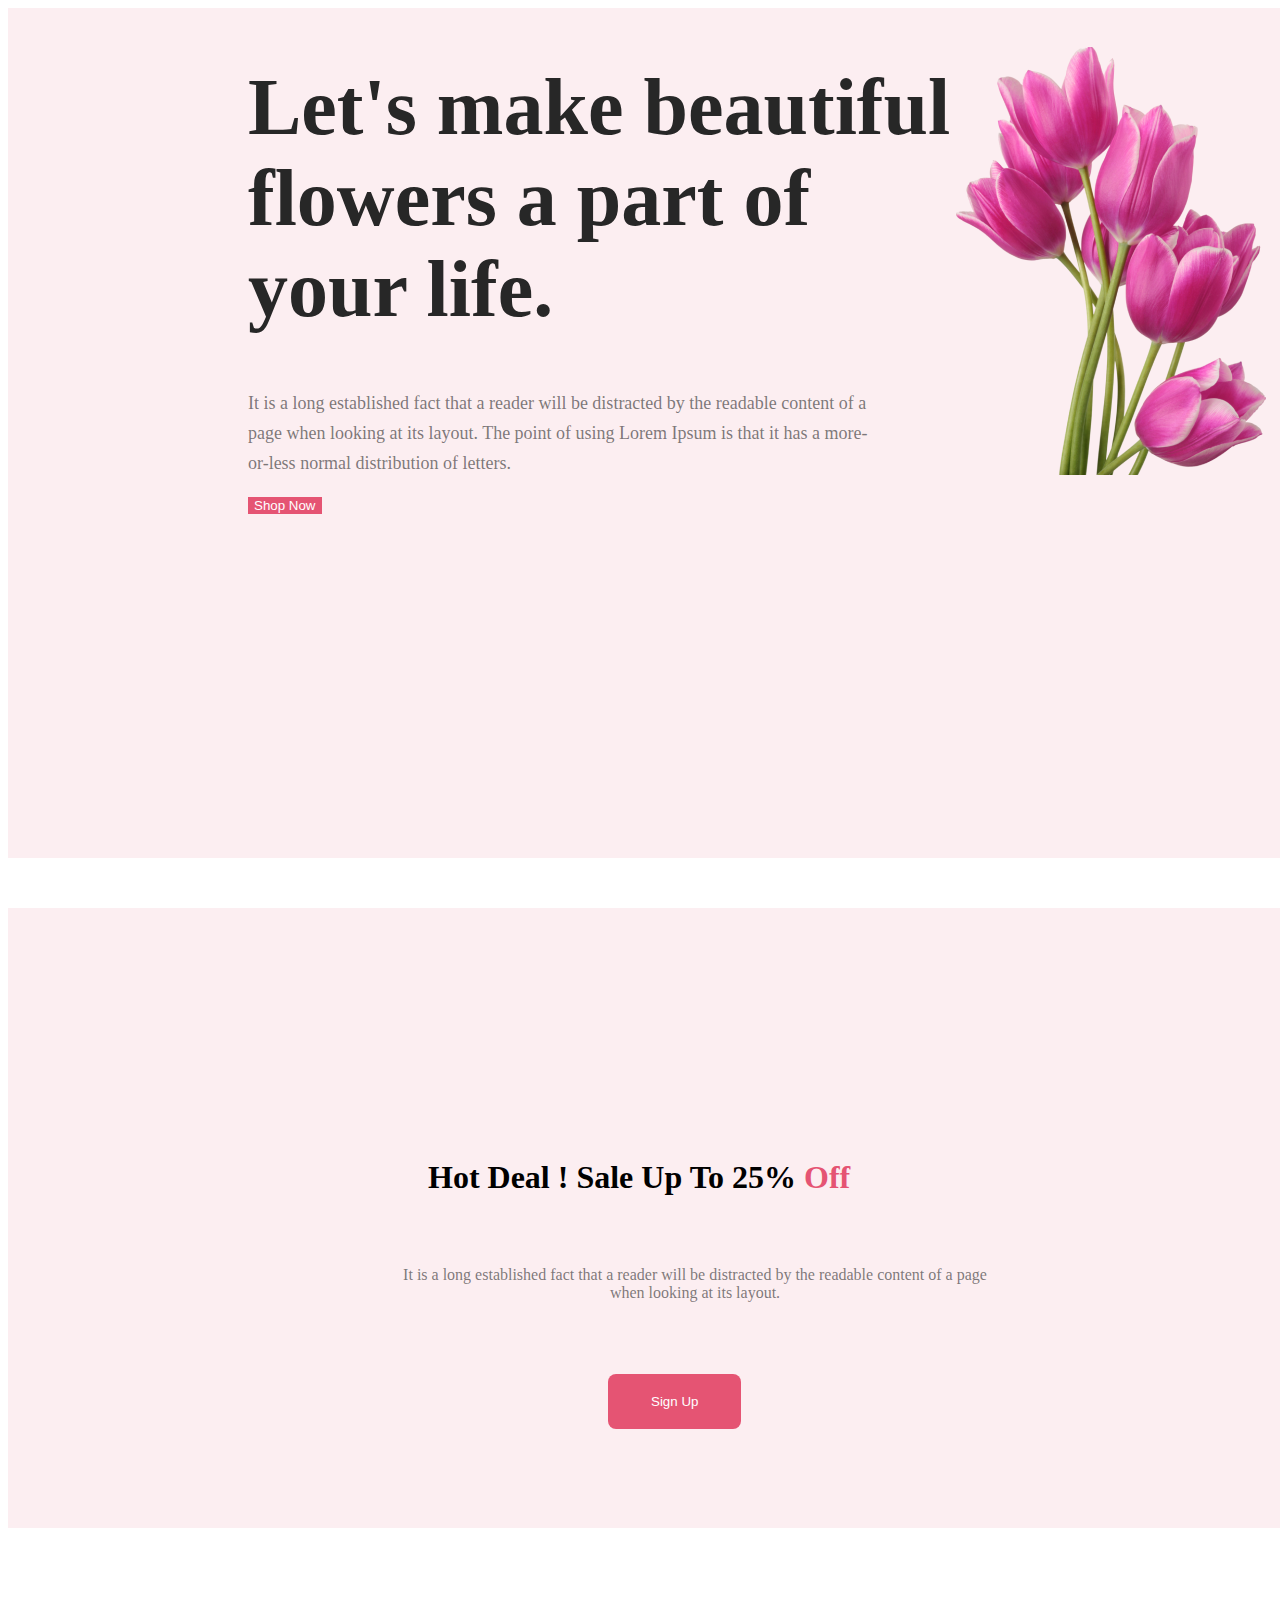
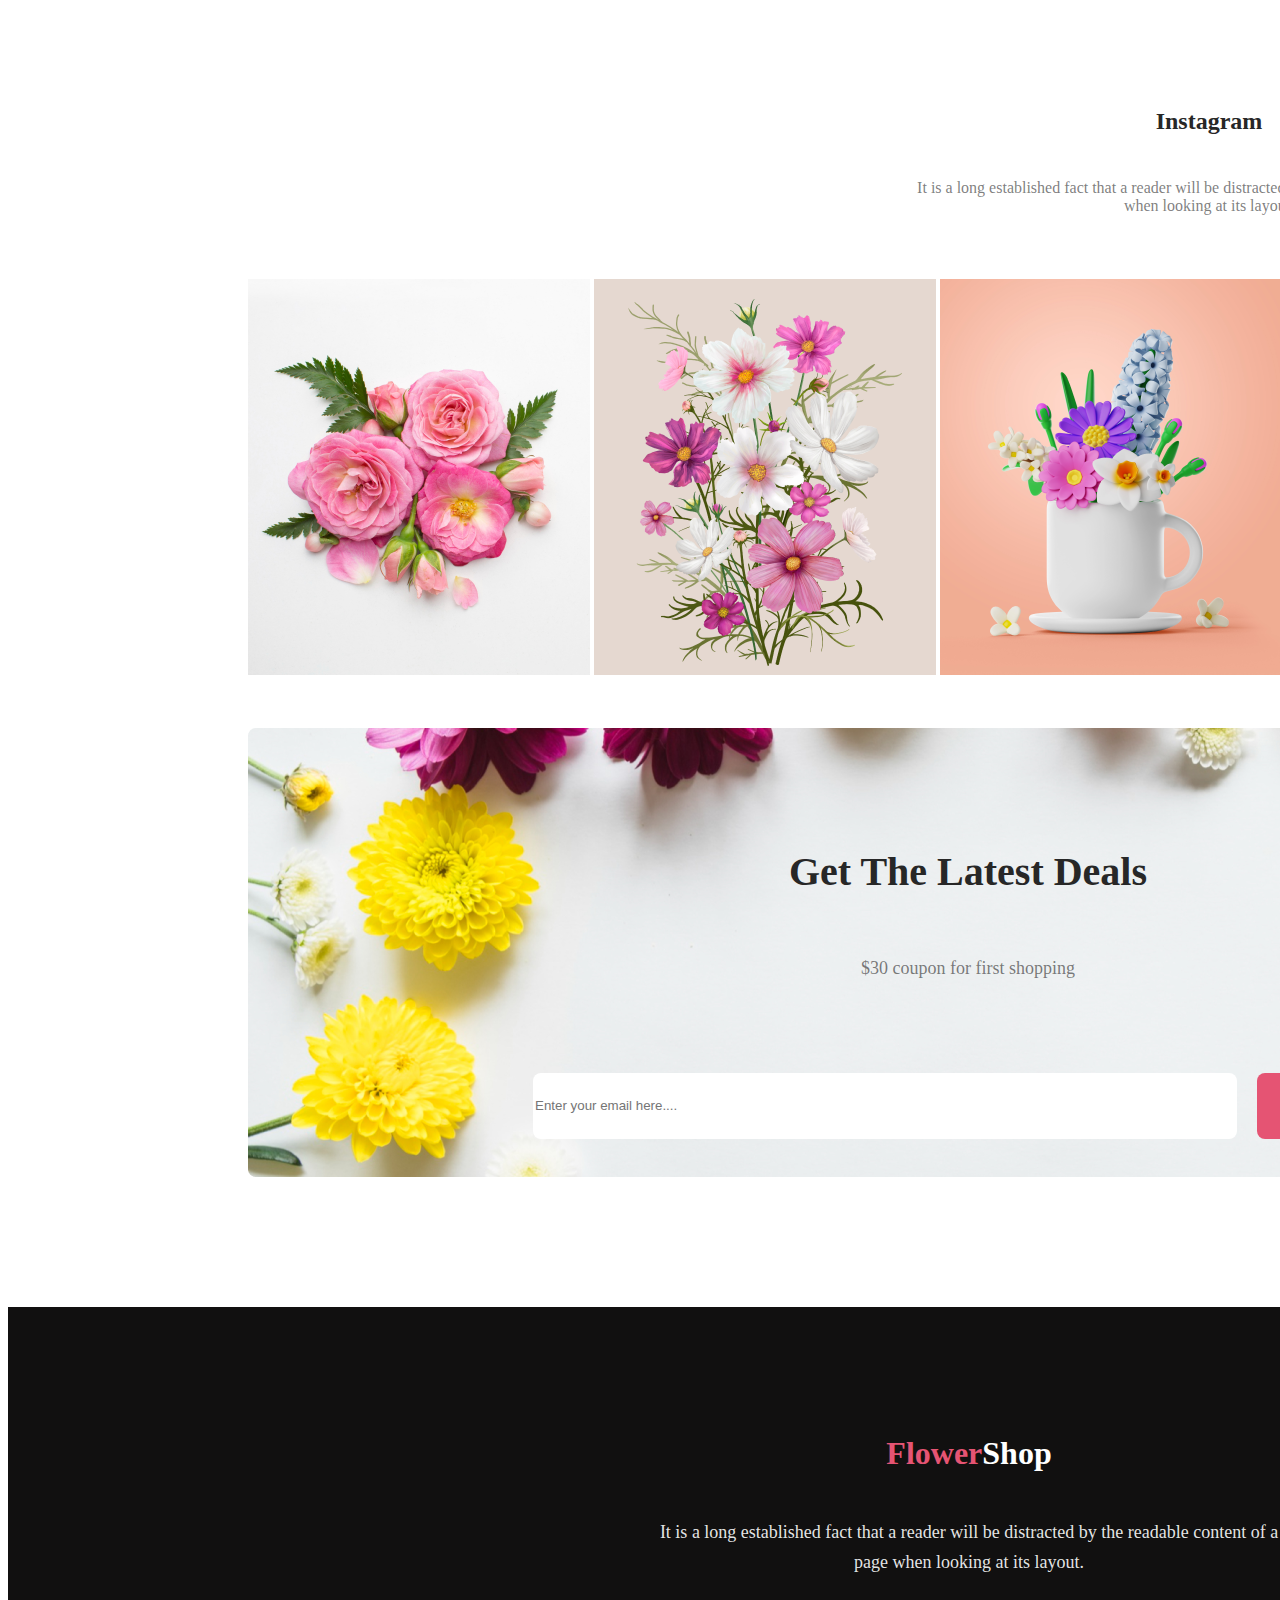
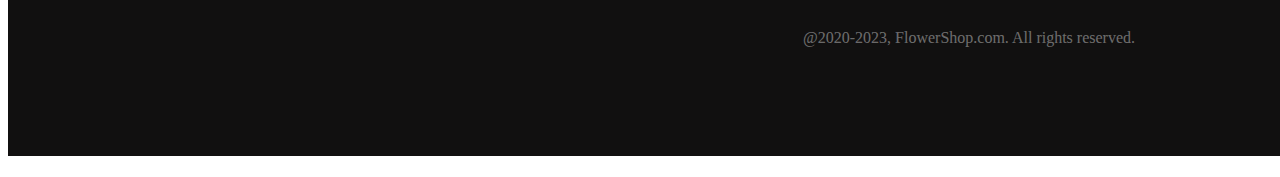
<file: assignment-1/index.html>
<!DOCTYPE html>
<html lang="en">

<head>
    <meta charset="UTF-8">
    <meta name="viewport" content="width=device-width, initial-scale=1.0">
    <title>Document</title>
    <link rel="stylesheet" href="styles/folio.css">
</head>

<body>
    <header>
        <div class="banner">
            <div>
                <h1 class="banner-title">Let's make beautiful flowers a part of your life.</h1>
                <p class="banner-description">It is a long established fact that a reader will be distracted by the
                    readable content of a
                    page when looking at its layout. The point of using
                    Lorem Ipsum is that it has a more-or-less normal distribution of letters.</p>
                <button class="btn-primary">Shop Now</button>
            </div>
            <img src="Flower Asset/pngwing 6.png" alt="" class="front-pic">
        </div>

    </header>
    <main>
        <section class="main-section">
            <div class="discout">
                <div class="discount-title">
                    <h1 class="hot-deal">Hot Deal ! Sale Up To 25% <span>Off</span></h1>
                </div>
                <p class="discount-description">It is a long established fact that a reader will
                    be distracted by the
                    readable content of a page when looking at its layout.</p>
                <div class="btn-2">
                    <button class="btn-sign">Sign Up</button>
                </div>
            </div>
            <img src="Flower Asset/pngwing 8.png" alt="" class="main-pic">
        </section>
        <section class="instragram">
            <h2 class="ins-title">Instagram</h2>
            <p class="instragram-description">It is a long established fact that a reader will be
                distracted by the readable content of a page when looking at its layout.</p>
            <div class="flower">
                <img src="Flower Asset/Flower 01.png" alt="">
                <img src="Flower Asset/Rectangle 4.png" alt="">
                <img src="Flower Asset/Rectangle 5.png" alt="">
                <img src="Flower Asset/Rectangle 6.png" alt="">

            </div>
        </section>
        <section class="discount">
            <div class="deals">
                <h3 class="letest-deals">Get The Latest Deals</h3>
                <h6 class="leatest-discount-rate">$30 coupon for first shopping</h6>
            </div>
            <form>
                <input type="email" name="" placeholder="Enter your email here...." id="">
                <input class="btn-primary" type="subscribe" value="Subscribe">
            </form>
        </section>

    </main>
    <footer>
        <h1 class="footer-title"> <span>Flower</span>Shop</h1>
        <p class="footer-description">It is a long established fact that a reader will be
            distracted by the readable content of a page when looking at its layout.</p>
        <h4 class="footer-legal">@2020-2023, FlowerShop.com. All rights reserved. </h4>

    </footer>
</body>

</html>
</file>
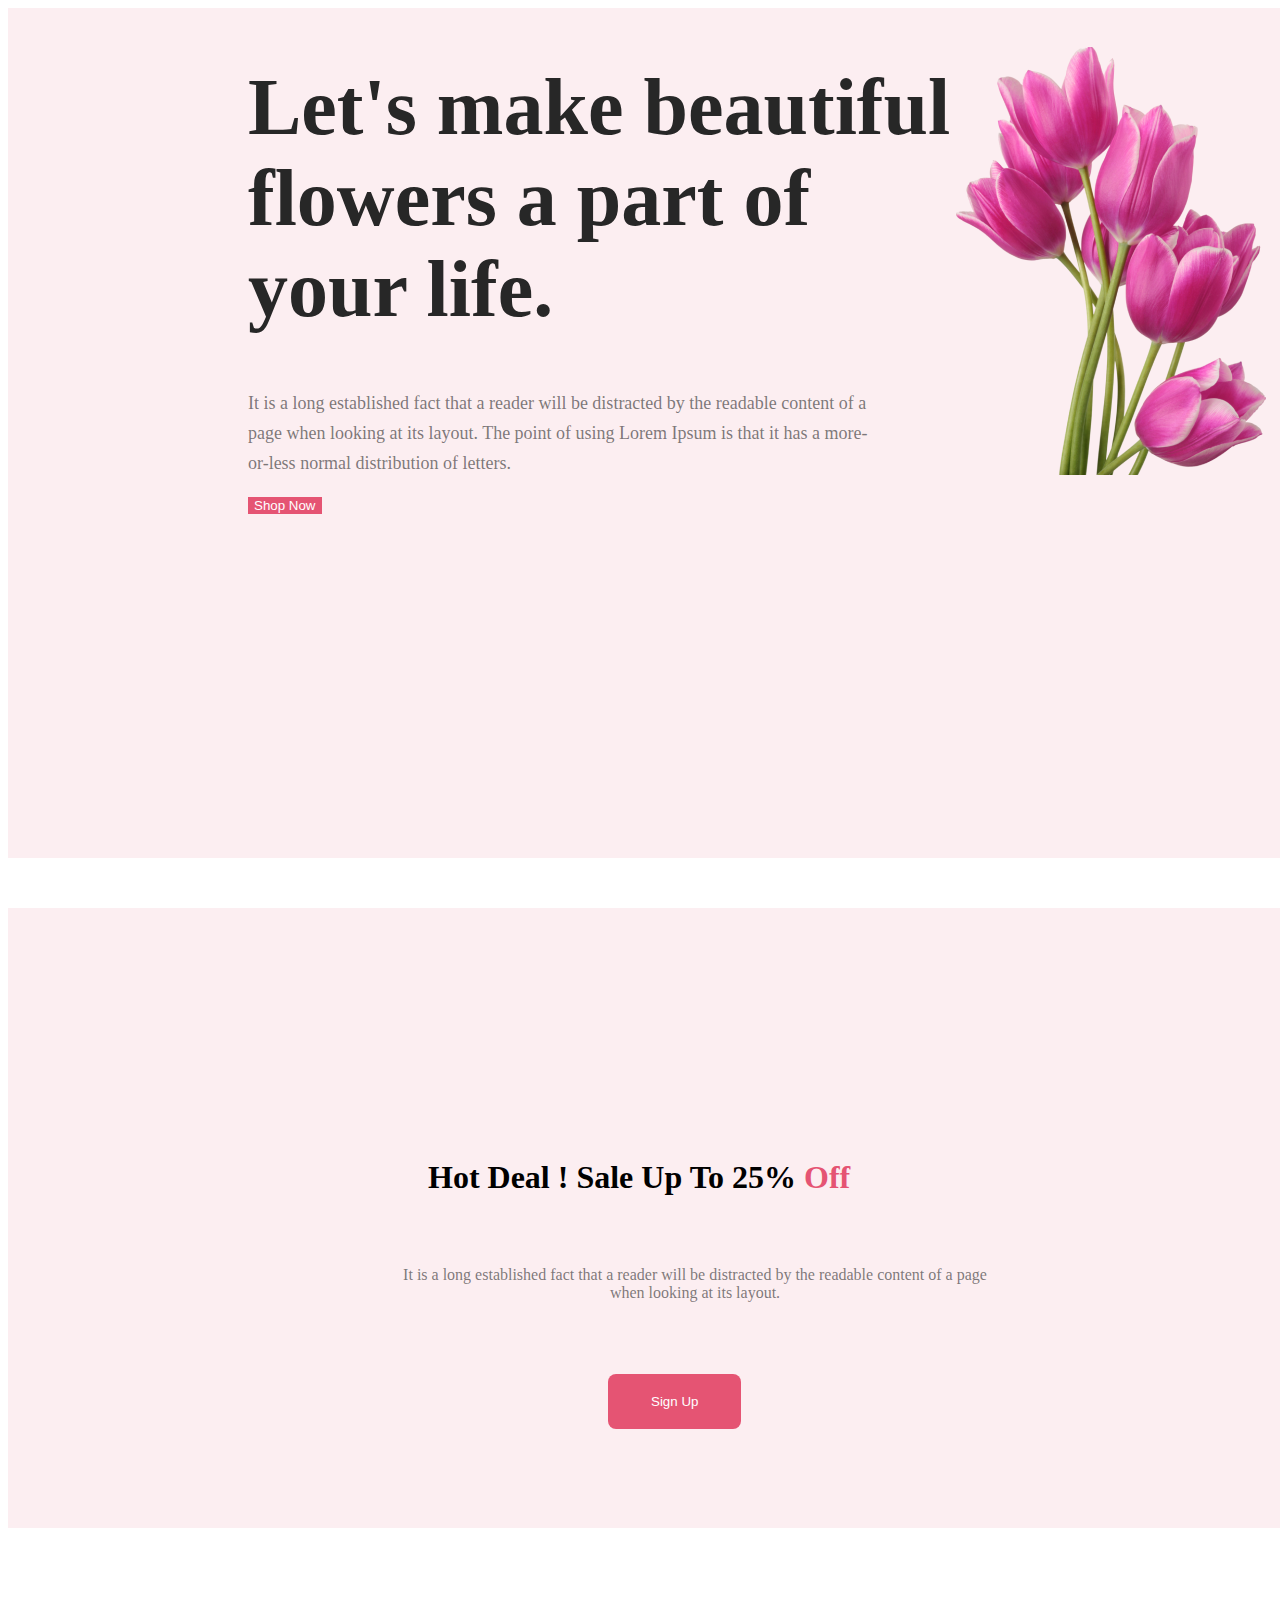
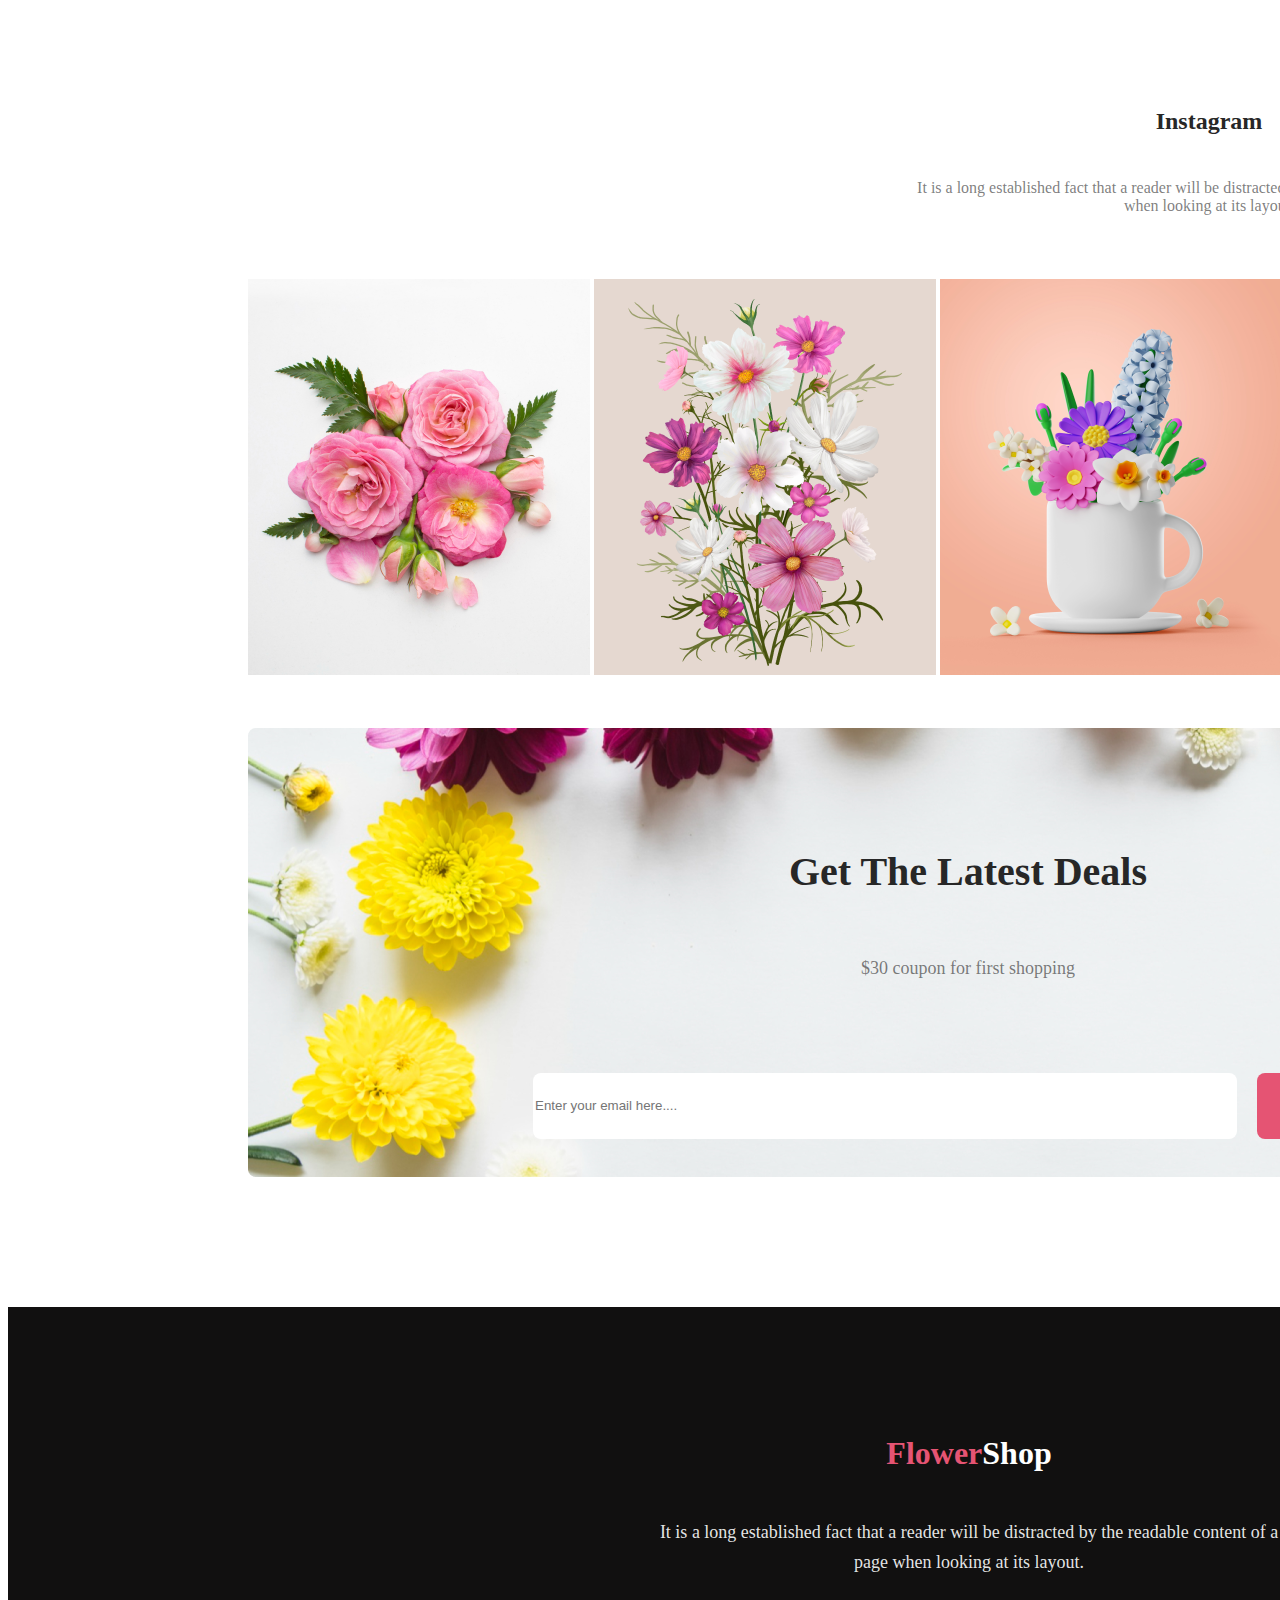
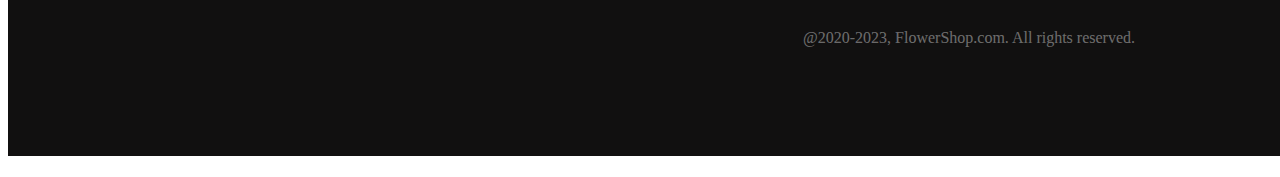
<file: flower-shop-assignment/index.html>
<!DOCTYPE html>
<html lang="en">

<head>
    <meta charset="UTF-8">
    <meta name="viewport" content="width=device-width, initial-scale=1.0">
    <title>Document</title>
    <link rel="stylesheet" href="styles/protfolio.css">
</head>

<body>
    <header>
        <div class="banner">
            <div>
                <h1 class="banner-title">Let's make beautiful flowers a part of your life.</h1>
                <p class="banner-description">It is a long established fact that a reader will be distracted by the
                    readable content of a
                    page when looking at its layout. The point of using
                    Lorem Ipsum is that it has a more-or-less normal distribution of letters.</p>
                <button class="btn-primary">Shop Now</button>
            </div>
            <img src="Flower Asset/pngwing 6.png" alt="" class="front-pic">
        </div>

    </header>
    <main>
        <section class="main-section">
            <div class="discout">
                <div class="discount-title">
                    <h1 class="hot-deal">Hot Deal ! Sale Up To 25% <span>Off</span></h1>
                </div>
                <p class="discount-description">It is a long established fact that a reader will
                    be distracted by the
                    readable content of a page when looking at its layout.</p>
                <div class="btn-2">
                    <button class="btn-sign">Sign Up</button>
                </div>
            </div>
            <img src="Flower Asset/pngwing 8.png" alt="" class="main-pic">
        </section>
        <section class="instragram">
            <h2 class="ins-title">Instagram</h2>
            <p class="instragram-description">It is a long established fact that a reader will be
                distracted by the readable content of a page when looking at its layout.</p>
            <div class="flower">
                <img src="Flower Asset/Flower 01.png" alt="">
                <img src="Flower Asset/Rectangle 4.png" alt="">
                <img src="Flower Asset/Rectangle 5.png" alt="">
                <img src="Flower Asset/Rectangle 6.png" alt="">

            </div>
        </section>
        <section class="discount">
            <div class="deals">
                <h3 class="letest-deals">Get The Latest Deals</h3>
                <h6 class="leatest-discount-rate">$30 coupon for first shopping</h6>
            </div>
            <form>
                <input type="email" name="" placeholder="Enter your email here...." id="">
                <input class="btn-primary" type="subscribe" value="Subscribe">
            </form>
        </section>

    </main>
    <footer>
        <h1 class="footer-title"> <span>Flower</span>Shop</h1>
        <p class="footer-description">It is a long established fact that a reader will be
            distracted by the readable content of a page when looking at its layout.</p>
        <h4 class="footer-legal">@2020-2023, FlowerShop.com. All rights reserved. </h4>

    </footer>
</body>

</html>
</file>
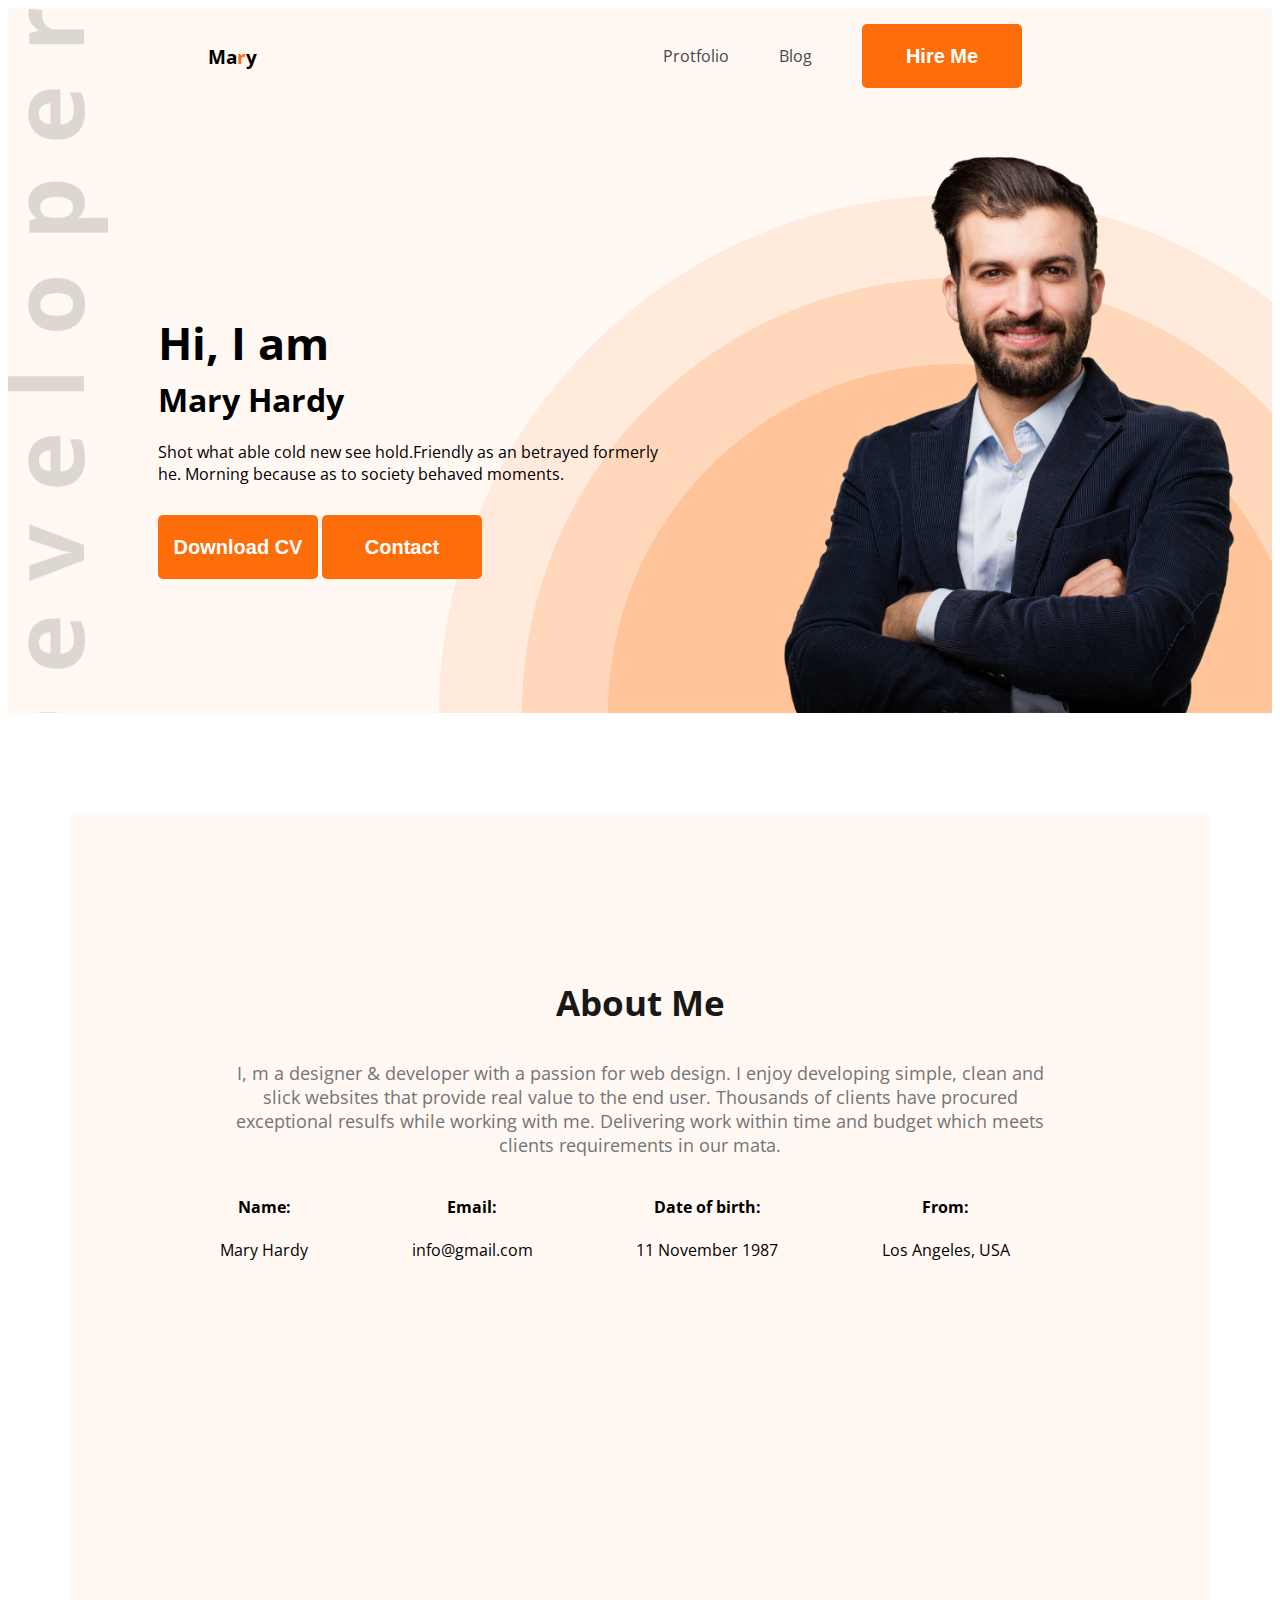
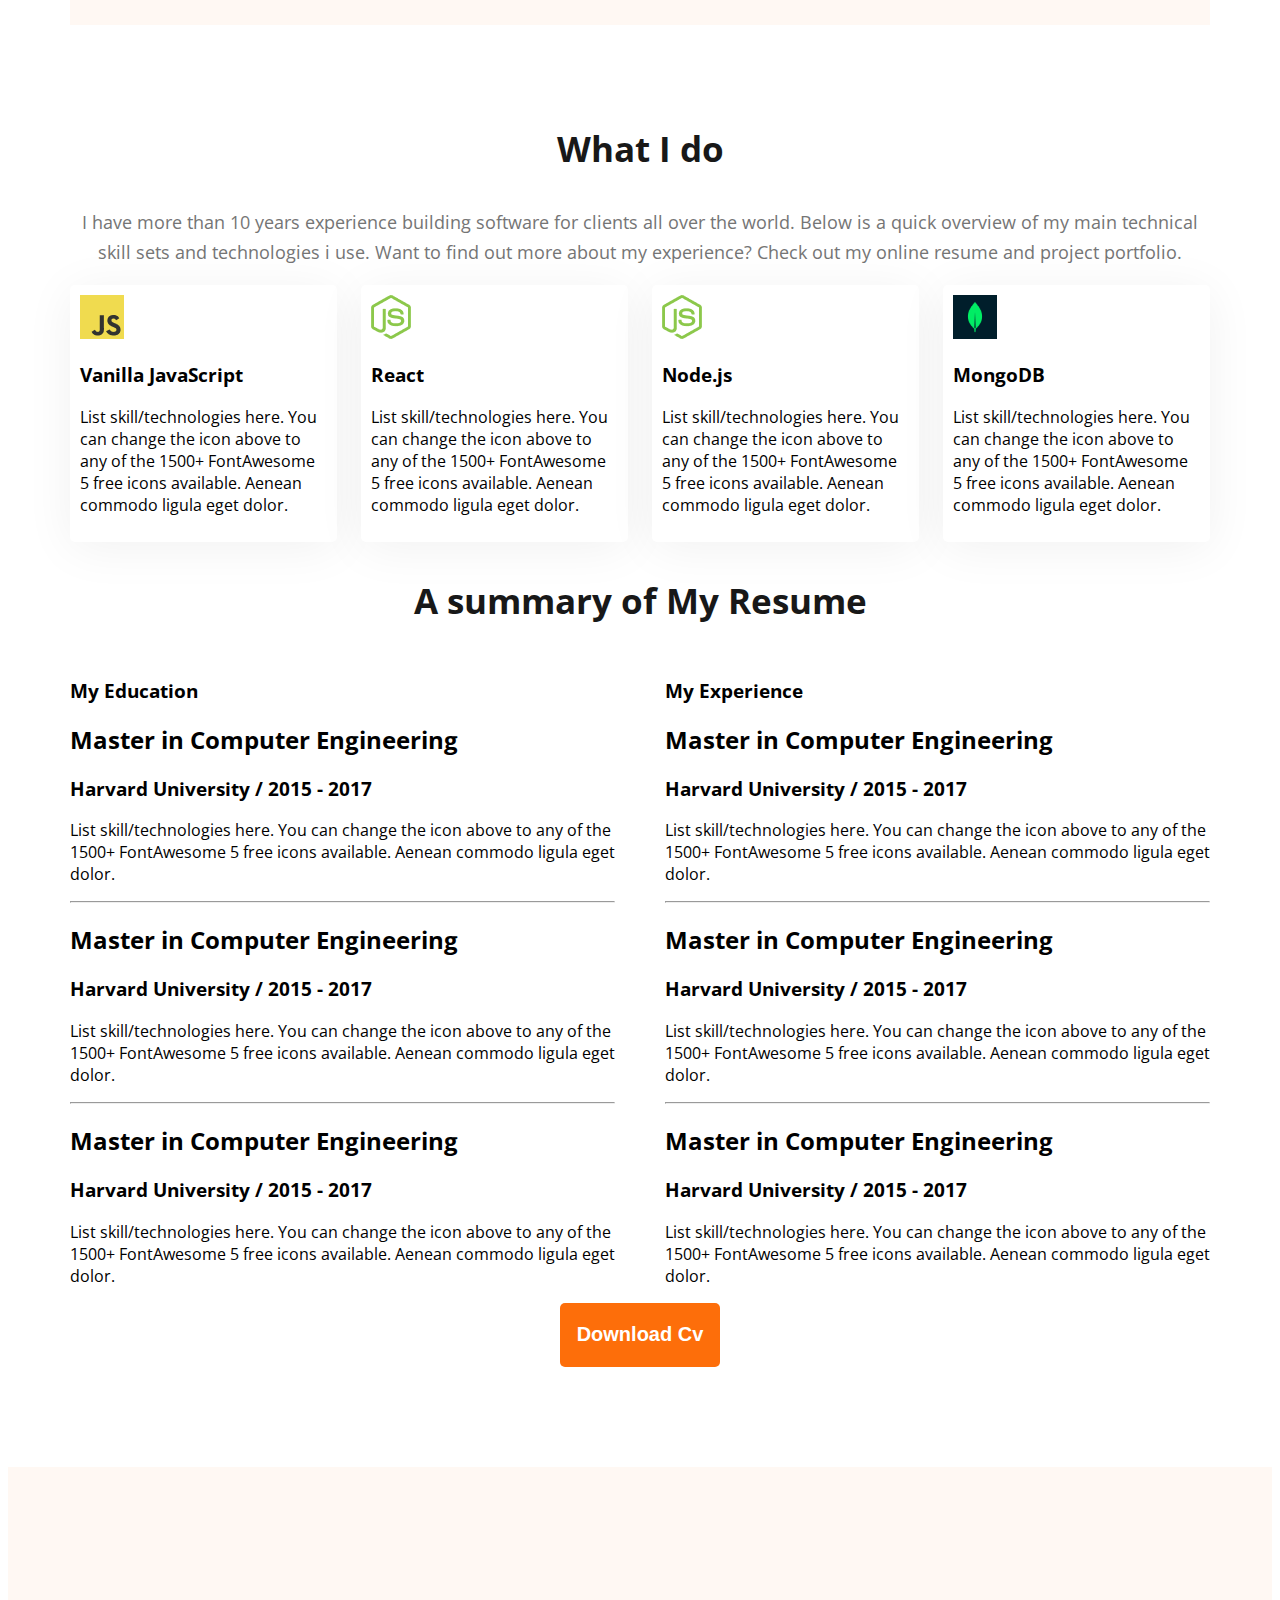
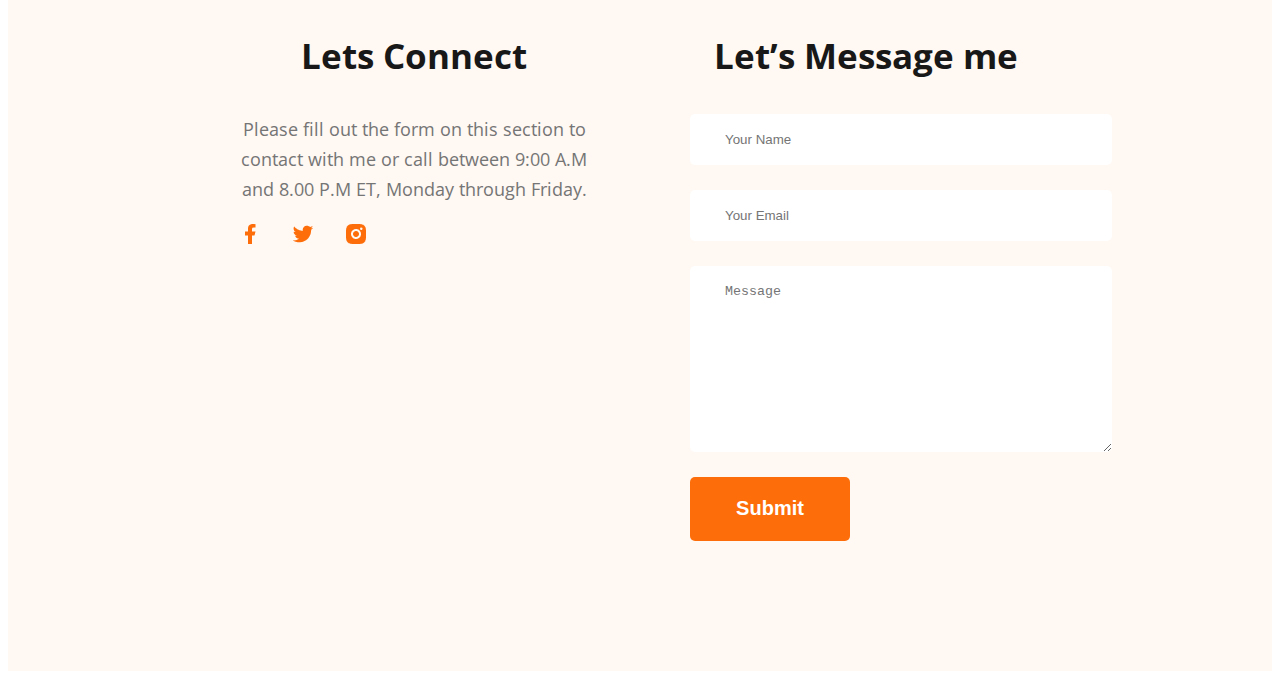
<file: web-developer/index.html>
<!DOCTYPE html>
<html lang="en">
<head>
    <meta charset="UTF-8">
    <meta name="viewport" content="width=device-width, initial-scale=1.0">
    <title>Document</title>
    <link rel="preconnect" href="https://fonts.googleapis.com">
<link rel="preconnect" href="https://fonts.gstatic.com" crossorigin>
<link href="https://fonts.googleapis.com/css2?family=Open+Sans:ital,wght@0,700;1,400&display=swap" rel="stylesheet">
    <link rel="stylesheet" href="styles/protfolio.css">
</head>
<body>
    <header class="header">
        <nav>
            
            <h3> Ma<span class="text-primary">r</span>y </h3>
            <ul>
            <li> <a href=""> Protfolio </a></li>
            <li> <a href=""> Blog </a></li>
            <li> <button class="btn-primary"> Hire Me</button> </li>
        </ul>
        </nav>
             <div class="banner">
                <div class="banner-content">
                    <h3 class="banner-title"> Hi, I  am </h3>
                    <h1 class="banner-heading"> Mary Hardy</h1>
                    <p class="banner-description"> Shot what able cold new see hold.Friendly as an betrayed formerly he.
                         Morning because as to society behaved moments.</p>
                         <button class="btn-primary"><i class="fa-regular fa-circle-down"></i> Download CV</button>
                <button class="btn-primary"><i class="fa-solid fa-phone"></i>Contact</button>
                </div>
                <img class="profile-pic" src="images/hardy.png" alt="">
             </div>

    </header>
    <main>
        <section class="about">
            <h3 class="about-title">About Me</h3>
            <p class="about-description">I, m a designer 
                & developer with a passion for web design. I enjoy developing simple, clean and slick websites that provide real value to the end user. 
                Thousands of clients have procured exceptional resulfs while working with me. Delivering work within time and budget which meets clients 
                requirements in our mata.</p>
                <div class="about-info-container">
                    <!-- .about-inf*4>h4.info-title+p.info-description -->
                    <div class="about-inf">
                        <h4 class="info-title">Name:</h4>
                        <p class="info-description">Mary Hardy </p>
                    </div>
                    <div class="about-inf">
                        <h4 class="info-title">Email:</h4>
                        <p class="info-description">info@gmail.com</p>
                    </div>
                    <div class="about-inf">
                        <h4 class="info-title">Date of birth:</h4>
                        <p class="info-description">11 November 1987</p>
                    </div>
                    <div class="about-inf">
                        <h4 class="info-title">From:</h4>
                        <p class="info-description">Los Angeles, USA</p>
                    </div>
                </div>
            </section>
            <section>
                <h3 class="section-title">What I do</h3>
                <p class="section-description">I have more than 10 years experience building software 
                    for clients all over the world. Below is a quick overview of my main technical skill sets and technologies i use. Want to find out more about 
                    my experience? Check out my online resume and project portfolio.</p>
                    <div class="skill-container">
                        <div class="skill">
                            <img src="images/icons/js.png" alt="">
                            <h3 class="skill-title">Vanilla JavaScript</h3>
                            <p class="skill-description">List skill/technologies here. 
                                You can change the icon above to any of the 1500+ FontAwesome 5 
                                free icons available. Aenean commodo ligula eget dolor.</p>
                        </div>
                        <div class="skill">
                            <img src="images/icons/nodejs.png" alt="">
                            <h3 class="skill-title">React</h3>
                            <p class="skill-description">List skill/technologies here. You can change the icon 
                                above to any of the 1500+ FontAwesome 
                                5 free icons available. Aenean commodo ligula eget dolor.</p>
                        </div>
                        <div class="skill">
                            <img src="images/icons/nodejs.png" alt="">
                            <h3 class="skill-title">Node.js</h3>
                            <p class="skill-description">List skill/technologies here. You can 
                                change the icon above to any of the 1500+ FontAwesome 5 
                                free icons available. Aenean commodo ligula eget dolor.</p>
                        </div>
                        <div class="skill">
                            <img src="images/icons/mongo.png" alt="">
                            <h3 class="skill-title">MongoDB</h3>
                            <p class="skill-description">List skill/technologies here. You can change the icon above to any 
                                of the 1500+ FontAwesome 
                                5 free icons available. Aenean commodo ligula eget dolor.</p>
                        </div>
                    </div>
            </section>
            <section>
                <h3 class="section-title">A summary of My Resume</h3>
                <div class="resume-container">
                    <div class="resume-column">
                        <h3 class="resume-column-title">My Education</h3>
                        <div class="resume-item">
                            <h2 class="resume-item-title">Master in Computer Engineering</h2>
                            <h3 class="resume-item-institute">Harvard University / 2015 - 2017</h3>
                            <p class="resume-description">List skill/technologies here. You can change the icon above 
                                to any of the 1500+ FontAwesome 5 free icons available. Aenean commodo ligula eget dolor.</p>
                        </div>
                        <hr>
                        <div class="resume-item">
                            <h2 class="resume-item-title">Master in Computer Engineering</h2>
                            <h3 class="resume-item-institute">Harvard University / 2015 - 2017</h3>
                            <p class="resume-description">List skill/technologies here. You can change the icon above 
                                to any of the 1500+ FontAwesome 5 free icons available. Aenean commodo ligula eget dolor.</p>
                        </div>
                        <hr>
                        <div class="resume-item">
                            <h2 class="resume-item-title">Master in Computer Engineering</h2>
                            <h3 class="resume-item-institute">Harvard University / 2015 - 2017</h3>
                            <p class="resume-description">List skill/technologies here. You can change the icon above 
                                to any of the 1500+ FontAwesome 5 free icons available. Aenean commodo ligula eget dolor.</p>
                        </div>
                    </div>
                    <div class="resume-column">
                        <h3 class="resume-column-title">My Experience</h3>
                        <div class="resume-item">
                            <h2 class="resume-item-title">Master in Computer Engineering</h2>
                            <h3 class="resume-item-institute">Harvard University / 2015 - 2017</h3>
                            <p class="resume-description">List skill/technologies here. You can change the icon above 
                                to any of the 1500+ FontAwesome 5 free icons available. Aenean commodo ligula eget dolor.</p>
                        </div>
                        <hr>
                        <div class="resume-item">
                            <h2 class="resume-item-title">Master in Computer Engineering</h2>
                            <h3 class="resume-item-institute">Harvard University / 2015 - 2017</h3>
                            <p class="resume-description">List skill/technologies here. You can change the icon above 
                                to any of the 1500+ FontAwesome 5 free icons available. Aenean commodo ligula eget dolor.</p>
                        </div>
                        <hr>
                        <div class="resume-item">
                            <h2 class="resume-item-title">Master in Computer Engineering</h2>
                            <h3 class="resume-item-institute">Harvard University / 2015 - 2017</h3>
                            <p class="resume-description">List skill/technologies here. You can change the icon above 
                                to any of the 1500+ FontAwesome 5 free icons available. Aenean commodo ligula eget dolor.</p>
                        </div>
                    </div>
                </div>
                <div class="download-cv">
                    <button class="btn-primary"><i class="fa-solid fa-download"></i> Download Cv</button>
                </div>
            </section>
       
        

    </main>
    <footer>
        <div class="footer-column">
            <h3 class="section-title">Lets Connect</h3>
            <p class="section-description">Please fill out the form on this section to 
                contact with me or call 
                between 9:00 A.M and 8.00 P.M ET, Monday through Friday.</p>
                <div class="social-links">
                    <a href=""><img src="images/icons/facebook.png" alt=""></a>
                    <a href=""><img src="images/icons/twitter.png" alt=""></a>
                    <a href=""><img src="images/icons/insta.png" alt=""></a>
        
                </div>
        </div>
        <div class="footer-column">
            <h3 class="section-title">Let’s Message me</h3>
            <form class="contact">
                <input type="text" placeholder="Your Name">
                <input type="email" name="" placeholder="Your Email" id="">
                <textarea name="" id="" cols="30" rows="10">Message</textarea>
                <input class="btn-primary" type="submit" value="Submit">


            </form>
        </div>
        
        
        
    </footer>
</body>
</html>
</file>
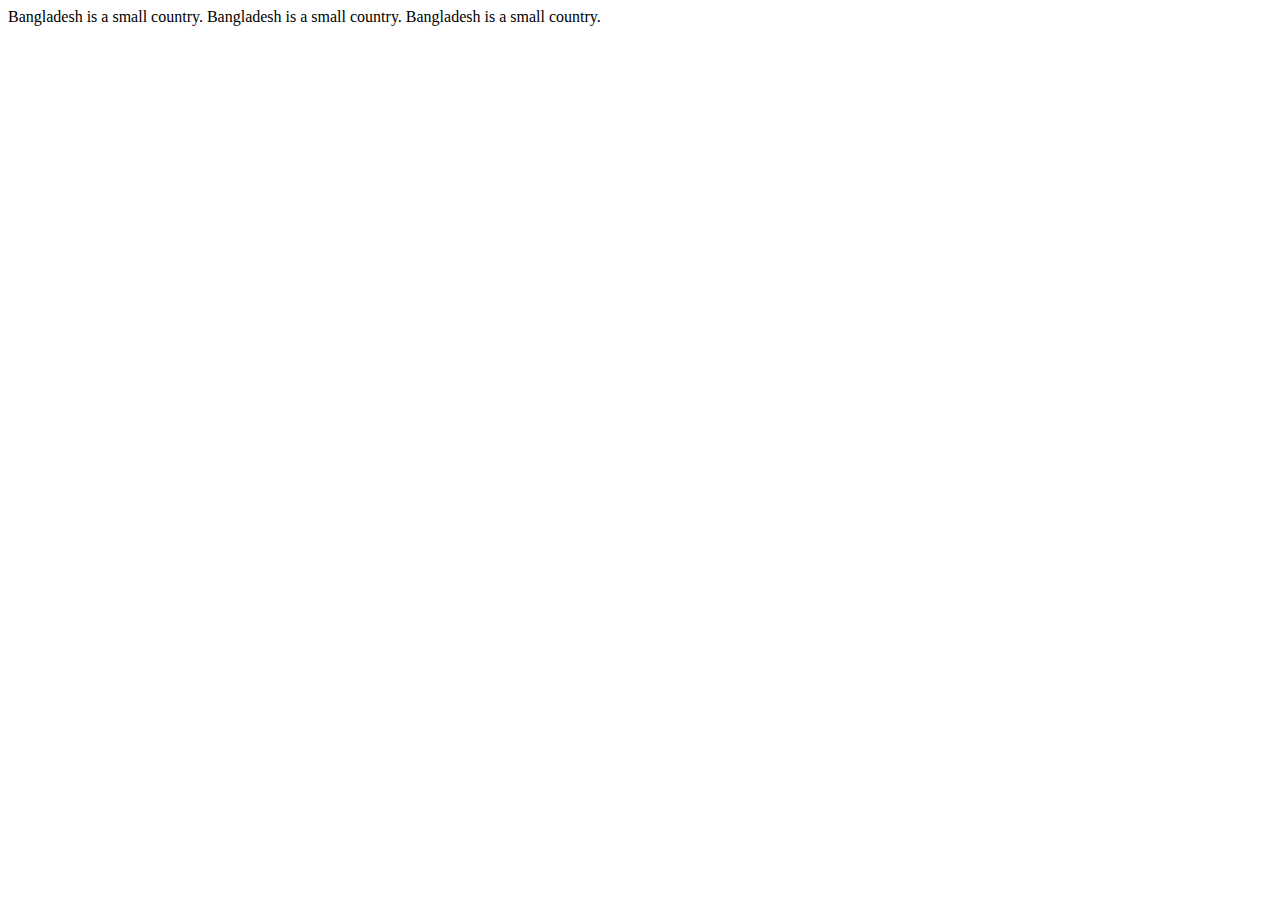
<file: My first css/blog.html>
<!DOCTYPE html>
<html lang="en">
<head>
    <meta charset="UTF-8">
    <meta name="viewport" content="width=device-width, initial-scale=1.0">
    <title>Document</title>
</head>
<body>
    Bangladesh is a small country.
    Bangladesh is a small country.
    Bangladesh is a small country.
</body>
</html>
</file>
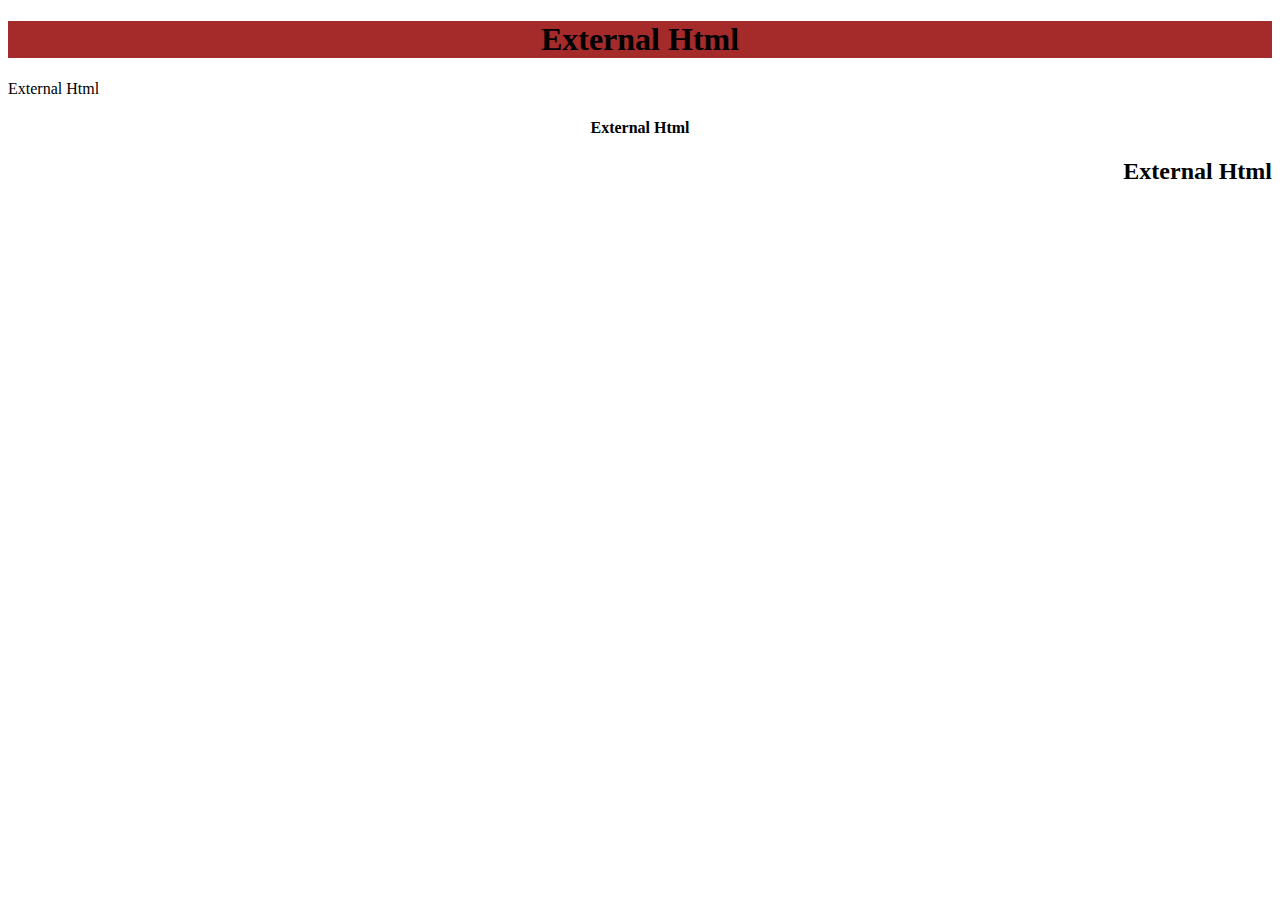
<file: My first css/external.html>
<!DOCTYPE html>
<html lang="en">
<head>
    <meta charset="UTF-8">
    <meta name="viewport" content="width=device-width, initial-scale=1.0">
    <title>Document</title>
    <link rel="stylesheet" href="styles/blog.css">
    <link rel="stylesheet" href="styles/new.css">
    <link rel="stylesheet" href="styles/f.css">
</head>
<body>
   <h1> External Html</h1>
    External Html
   <h4> External Html</h4>
    <h2> External Html</h2>
</body>
</html>
</file>
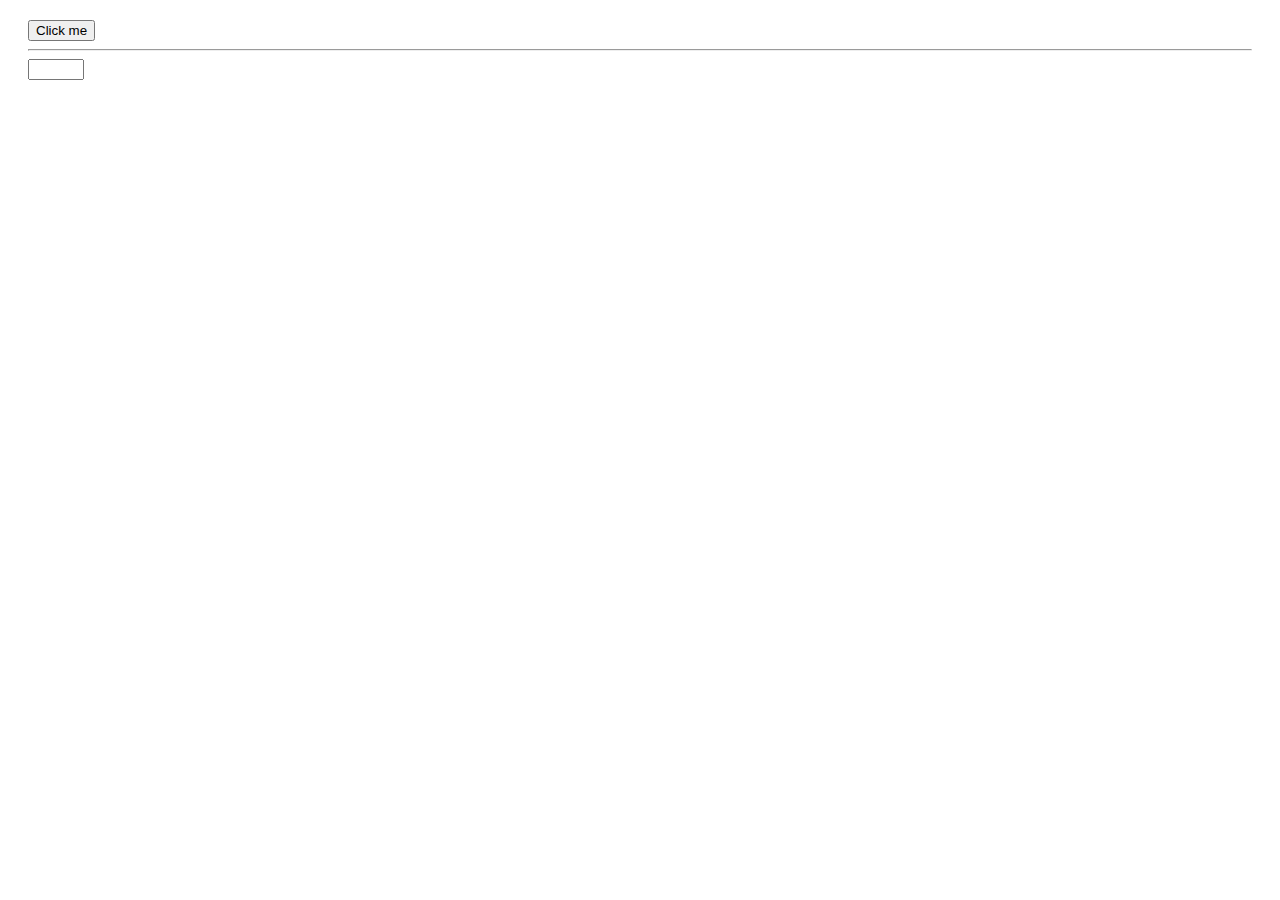
<file: My first website/form.html>
<!DOCTYPE html>
<html lang="en">
<head>
    <meta charset="UTF-8">
    <meta name="viewport" content="width=device-width, initial-scale=1.0">
    <title>Document</title>
    <style>
        form{
            margin: 10px;
            padding: 10px;
        }
    </style>
</head>
<body>
    <form>
        <button title="please click me"> Click me</button><br>
        <hr>
        <input type="number" max="10" min="5" name="" id="">
    </form>
</body>
</html>
</file>
<file: assignment-1/styles/folio.css>
header {
    background: #E554731A;
    margin-bottom: 50px;
    justify-content: space-between;
    width: 1920px;
height: 850px;
flex-shrink: 0;

}

.banner {
    display: flex;
    align-items: center;
    padding-left: 240px;
}

.banner-title {
    width: 708px;
    color: #272727;
    font-family: Lato;
    font-size: 80px;
    font-style: normal;
    font-weight: 800;
    line-height: normal;

}

.banner-description {
    width: 634px;
    color: rgba(39, 39, 39, 0.60);
    font-family: Lato;
    font-size: 18px;
    font-style: normal;
    font-weight: 400;
    line-height: 30px;
    /* 166.667% */

}

.main-section {
        background: #E554731A;
    margin-bottom: 50px;
    display: flex;
    width: 1922px;
height: 620px;
flex-shrink: 0;
}
.main-pic{
    width: 318px;
height: 420px;
flex-shrink: 0;
padding: 100px 430px 100px 1170px ;
}
.btn-primary {
    background-color: #E55473;
    color: #FFFFFF;
    border: 0;
}

.hot-deal {
    padding: 230px 960px 24px 420px;
}

.discount-description {
    padding: 24px 930px 24px 390px;
    width: 594px;
    color: rgba(39, 39, 39, 0.60);
    text-align: center;

}

.btn-sign {
    color: #FFF;
    display: inline-flex;
    padding: 20px 43px;
    align-items: flex-start;
    gap: 10px;
    border-radius: 8px;
    background: #E55473;
    border: 0;

}
.btn-2{
    padding: 32px 410px 160px 600px;
}

.instragram {
    width: 1922px;
height: 620px;
flex-shrink: 0;
    margin: 48px 240px 0 240px;
}

.ins-title {
    color: #272727;
    text-align: center;
    padding: 130px 870px 24px 870px;
}

.instragram-description {

    color: rgba(39, 39, 39, 0.60);
    text-align: center;
    padding: 0 660px 48px 660px;


}

.discount {
    width: 1440px;
    height: 449px;
    flex-shrink: 0;
    background-image: url('../Flower Asset/Rectangle\ 9.png');
    margin: 130px 240px;
}

.letest-deals {
    color: #272727;
    text-align: center;
    font-family: Lato;
    font-size: 40px;
    font-style: normal;
    font-weight: 800;
    line-height: normal;
    padding: 120px 530px 16px 530px;
}

.leatest-discount-rate {
    color: rgba(39, 39, 39, 0.60);
    text-align: center;
    font-family: Lato;
    font-size: 18px;
    font-style: normal;
    font-weight: 400;
    line-height: 30px;
    /* 166.667% */
    padding: 0 600px 48px 600px;

}

form [type=email] {
    width: 700px;
    height: 64px;
    flex-shrink: 0;
    border-radius: 8px;
    background: #FFF;
    border: 0;
    margin: 0px 16px 120px 285px;
}

form [type=subscribe] {
    text-align: center;
    width: 150px;
    height: 64px;
    flex-shrink: 0;
    border-radius: 8px;
    background: #E55473;
}

footer {
    width: 1922px;
height: 449px;
flex-shrink: 0;

    text-align: center;
    background: #111010;
}

span {
    color: #E55473;
}

.footer-title {
    color: #FFF;
    padding: 128px 830px 24px 830px;

}

.footer-description {
    padding: 0 650px 30px 650px;
    color: rgba(255, 255, 255, 0.90);
    text-align: center;
    font-family: Lato;
    font-size: 18px;
    font-style: normal;
    font-weight: 400;
    line-height: 30px;
    /* 166.667% */
}

.footer-legal {
    padding: 0 780px 130px 780px;
    color: rgba(255, 255, 255, 0.40);
    text-align: center;
    font-family: Lato;
    font-size: 16px;
    font-style: normal;
    font-weight: 400;
    line-height: normal;
}

.flower {
        
    padding-right: 24px;
}
</file>
<file: flower-shop-assignment/styles/protfolio.css>
header {
    background: #E554731A;
    margin-bottom: 50px;
    justify-content: space-between;
    width: 1920px;
height: 850px;
flex-shrink: 0;

}

.banner {
    display: flex;
    align-items: center;
    padding-left: 240px;
}

.banner-title {
    width: 708px;
    color: #272727;
    font-family: Lato;
    font-size: 80px;
    font-style: normal;
    font-weight: 800;
    line-height: normal;

}

.banner-description {
    width: 634px;
    color: rgba(39, 39, 39, 0.60);
    font-family: Lato;
    font-size: 18px;
    font-style: normal;
    font-weight: 400;
    line-height: 30px;
    /* 166.667% */

}

.main-section {
        background: #E554731A;
    margin-bottom: 50px;
    display: flex;
    width: 1922px;
height: 620px;
flex-shrink: 0;
}
.main-pic{
    width: 318px;
height: 420px;
flex-shrink: 0;
padding: 100px 430px 100px 1170px ;
}
.btn-primary {
    background-color: #E55473;
    color: #FFFFFF;
    border: 0;
}

.hot-deal {
    padding: 230px 960px 24px 420px;
}

.discount-description {
    padding: 24px 930px 24px 390px;
    width: 594px;
    color: rgba(39, 39, 39, 0.60);
    text-align: center;

}

.btn-sign {
    color: #FFF;
    display: inline-flex;
    padding: 20px 43px;
    align-items: flex-start;
    gap: 10px;
    border-radius: 8px;
    background: #E55473;
    border: 0;

}
.btn-2{
    padding: 32px 410px 160px 600px;
}

.instragram {
    width: 1922px;
height: 620px;
flex-shrink: 0;
    margin: 48px 240px 0 240px;
}

.ins-title {
    color: #272727;
    text-align: center;
    padding: 130px 870px 24px 870px;
}

.instragram-description {

    color: rgba(39, 39, 39, 0.60);
    text-align: center;
    padding: 0 660px 48px 660px;


}

.discount {
    width: 1440px;
    height: 449px;
    flex-shrink: 0;
    background-image: url('../Flower Asset/Rectangle\ 9.png');
    margin: 130px 240px;
}

.letest-deals {
    color: #272727;
    text-align: center;
    font-family: Lato;
    font-size: 40px;
    font-style: normal;
    font-weight: 800;
    line-height: normal;
    padding: 120px 530px 16px 530px;
}

.leatest-discount-rate {
    color: rgba(39, 39, 39, 0.60);
    text-align: center;
    font-family: Lato;
    font-size: 18px;
    font-style: normal;
    font-weight: 400;
    line-height: 30px;
    /* 166.667% */
    padding: 0 600px 48px 600px;

}

form [type=email] {
    width: 700px;
    height: 64px;
    flex-shrink: 0;
    border-radius: 8px;
    background: #FFF;
    border: 0;
    margin: 0px 16px 120px 285px;
}

form [type=subscribe] {
    text-align: center;
    width: 150px;
    height: 64px;
    flex-shrink: 0;
    border-radius: 8px;
    background: #E55473;
}

footer {
    width: 1922px;
height: 449px;
flex-shrink: 0;

    text-align: center;
    background: #111010;
}

span {
    color: #E55473;
}

.footer-title {
    color: #FFF;
    padding: 128px 830px 24px 830px;

}

.footer-description {
    padding: 0 650px 30px 650px;
    color: rgba(255, 255, 255, 0.90);
    text-align: center;
    font-family: Lato;
    font-size: 18px;
    font-style: normal;
    font-weight: 400;
    line-height: 30px;
    /* 166.667% */
}

.footer-legal {
    padding: 0 780px 130px 780px;
    color: rgba(255, 255, 255, 0.40);
    text-align: center;
    font-family: Lato;
    font-size: 16px;
    font-style: normal;
    font-weight: 400;
    line-height: normal;
}

.flower {
        
    padding-right: 24px;
}
</file>
<file: web-developer/styles/protfolio.css>
nav {
    display: flex;
    align-items: center;
    justify-content: space-between;
    margin: 0 200px;
}

body {
    font-family: 'Open Sans', sans-serif;
}

.text-primary {
    color: #FD6E0A;
}

nav>ul {
    display: flex;
    align-items: center;
}

nav li {
    list-style: none;
    margin-right: 50px;
}

nav a {
    text-decoration: none;
    color: #474747;
}

.btn-primary {
    border-radius: 5px;
    background: #FD6E0A;
    border: 0;
    color: white;
    font-size: 20px;
    font-weight: 700;
    width: 160px;
height: 64px;

}

.header {
    background-color: ;
    background-color: #FFF8F3;
    background-image: url(../Hardy/header_bg.png), url('../images/developer.png');
    background-repeat: no-repeat;
    background-position: bottom right, top left;
}

.banner {
    padding: 30px 30px 0px 150px;
    display: flex;
    align-items: center;
    justify-content: space-between;
}

.banner .profile-pic {
    width: 500px;
}

.banner-title {
    font-size: 45px;
    margin-bottom: 5px;
}

.banner-content {
    max-width: 500px;
}

.banner-heading {
    margin-top: 0;
    margin-bottom: 0;
}

.banner-description {
    margin-top: 20px;
    margin-bottom: 30px;
}

.about {

    height: 550px;
    flex-shrink: 0;
    background-color: #FFF8F3;
    margin-top: 100px;
    margin-bottom: 100px;
    padding: 131px 150px;
}

.about-title {
    color: #181818;
    text-align: center;
    font-size: 35px;
    font-weight: 700;

}

.about-description {
    color: #757575;
    text-align: center;
    font-size: 18px;
    font-weight: 400;
  
}

.about-info-container {
    display: flex;
    padding-right: 50px;
    justify-content: space-between;
}

.about-inf {
    text-align: center;
}

.section-description {
    color: #757575;
    text-align: center;
    font-size: 18px;
    font-weight: 400;
    line-height: 30px;
    /* 166.667% */
}
.section-title{
    color: var(--Dark-01, #181818);
text-align: center;
font-family: Open Sans;
font-size: 35px;
font-style: normal;
font-weight: 700;
line-height: normal;
}
.skill-container{
    display: flex;
    gap: 24px;
}
.skill{
    padding: 10px;
    border-radius: 5px;
background: #FFF;
box-shadow: 0px 6px 50px 0px rgba(0, 0, 0, 0.06);
}
main{
    max-width: 1140px;
    margin: 0 auto;
}
.resume-container{
    display: flex;
    gap: 50px;
}
.download-cv{
    text-align: center;
}
footer{
    background: #FFF8F3;
    display: flex;
    padding: 130px 230px;
    margin-top: 100px;
    gap: 100px;

}
.footer-column{
    width: 50%;
}
.contact input[type="text"], .contact input[type="email"], textarea{
    display: block;
    margin-bottom: 25px;
    padding: 18px 35px;
    color: #757575;
    border-radius: 5px;
    border: 0;
    background: #FFF;
    width: 100%;
}
.social-links a{
    margin-right: 25px;
}
</file>
<file: My first css/styles/blog.css>
h1{
    text-align: center;
    background-color: brown;
}
</file>
<file: My first css/styles/new.css>
h2{
    text-align: right;
}
</file>
<file: My first css/styles/f.css>
h4{
    text-align: center;
}
</file>
